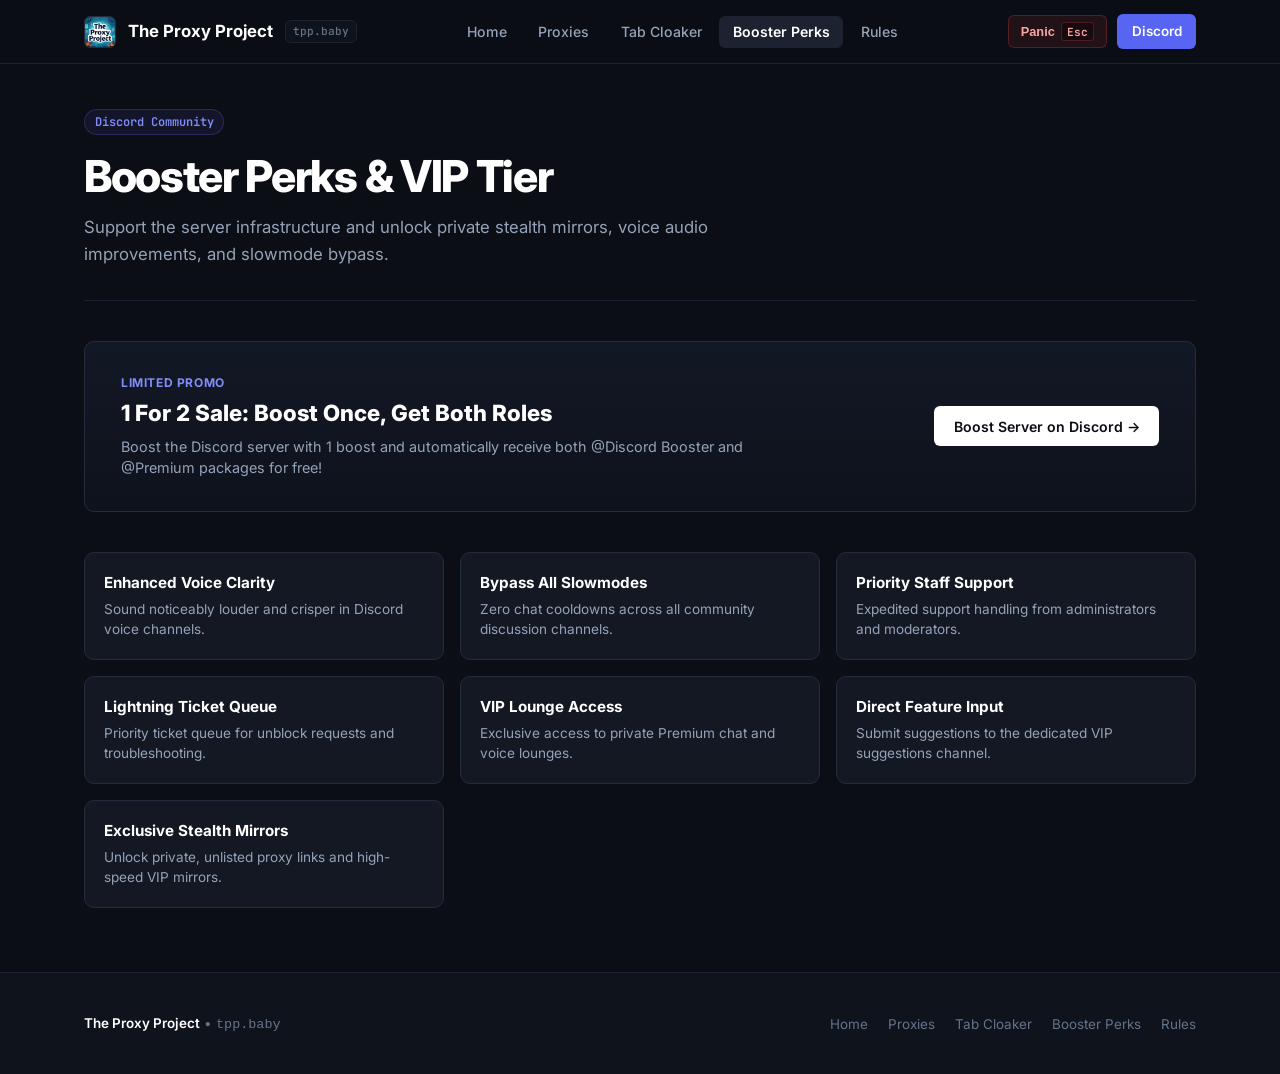
<file: premium.html>
<!DOCTYPE html>
<html lang="en">
<head>
  <meta charset="UTF-8">
  <meta name="viewport" content="width=device-width, initial-scale=1.0">

  <!-- Immediate Cloak Restoration to Prevent Title/Favicon Flash on Reload -->
  <script>
    (function() {
      try {
        var savedCloak = localStorage.getItem('tpp_cloak');
        if (savedCloak) {
          var cloak = JSON.parse(savedCloak);
          if (cloak && cloak.title) document.title = cloak.title;
          if (cloak && cloak.icon) {
            var applyIcon = function() {
              var links = document.querySelectorAll("link[rel*='icon'], link[rel='apple-touch-icon']");
              if (links.length > 0) {
                links.forEach(function(l) { l.href = cloak.icon; });
              } else {
                var l = document.createElement('link');
                l.rel = 'icon';
                l.href = cloak.icon;
                document.head.appendChild(l);
              }
            };
            if (document.readyState === 'loading') {
              document.addEventListener('DOMContentLoaded', applyIcon);
            } else {
              applyIcon();
            }
          }
        }
      } catch (e) {}
    })();
  </script>

  <title>Booster Perks | The Proxy Project</title>
  <meta name="description" content="Discord booster perks, 1-for-2 promotion, and VIP privileges.">
  <meta name="theme-color" content="#0b0e14">

  <!-- Favicons & App Manifest -->
  <link rel="icon" type="image/x-icon" href="favicon.ico">
  <link rel="icon" type="image/png" sizes="32x32" href="favicon-32x32.png">
  <link rel="apple-touch-icon" sizes="180x180" href="apple-touch-icon.png">
  <link rel="manifest" href="manifest.json">

  <!-- Fonts & Stylesheet -->
  <link rel="preconnect" href="https://fonts.googleapis.com">
  <link rel="preconnect" href="https://fonts.gstatic.com" crossorigin>
  <link href="https://fonts.googleapis.com/css2?family=Inter:wght@400;500;600;700;800&family=JetBrains+Mono:wght@400;500&display=swap" rel="stylesheet">
  <link rel="stylesheet" href="css/style.css">
</head>
<body>

  <!-- Navigation Header -->
  <header class="site-header">
    <div class="container header-inner">
      <a href="index.html" class="brand-wrapper">
        <img src="IMG_6171.webp" alt="TPP Logo" class="brand-logo">
        <span>The Proxy Project</span>
        <span class="brand-badge">tpp.baby</span>
      </a>

      <nav aria-label="Main Navigation">
        <ul class="nav-menu" id="nav-menu">
          <li><a href="index.html" class="nav-link">Home</a></li>
          <li><a href="proxies.html" class="nav-link">Proxies</a></li>
          <li><a href="cloaker.html" class="nav-link">Tab Cloaker</a></li>
          <li><a href="premium.html" class="nav-link active">Booster Perks</a></li>
          <li><a href="rules.html" class="nav-link">Rules</a></li>
        </ul>
      </nav>

      <div class="header-actions">
        <button class="btn-panic btn-panic-action" title="Quick disguise (Esc or ~)">
          <span>Panic</span>
          <kbd>Esc</kbd>
        </button>
        <a href="https://discord.gg/tpp" target="_blank" rel="noopener noreferrer" class="btn-discord">
          <span>Discord</span>
        </a>
        <button class="mobile-toggle" id="mobile-toggle" aria-label="Toggle Menu">☰</button>
      </div>
    </div>
  </header>

  <!-- Main Content -->
  <main class="container">

    <section class="page-hero compact">
      <span class="hero-tag">Discord Community</span>
      <h1 class="page-title">Booster Perks & VIP Tier</h1>
      <p class="page-subtitle">
        Support the server infrastructure and unlock private stealth mirrors, voice audio improvements, and slowmode bypass.
      </p>
    </section>

    <div class="content-section">
      <!-- 1 for 2 Sale Banner -->
      <div class="premium-hero-box">
        <div>
          <span style="font-size:0.75rem; font-weight:700; text-transform:uppercase; color:#818cf8; letter-spacing:0.05em; display:block; margin-bottom:0.25rem;">Limited Promo</span>
          <h2 style="font-size:1.4rem; font-weight:800; color:#fff; margin-bottom:0.4rem;">1 For 2 Sale: Boost Once, Get Both Roles</h2>
          <p style="font-size:0.9rem; color:var(--text-secondary); max-width:640px;">
            Boost the Discord server with 1 boost and automatically receive both @Discord Booster and @Premium packages for free!
          </p>
        </div>
        <a href="https://discord.gg/tpp" target="_blank" rel="noopener noreferrer" class="btn btn-primary">
          <span>Boost Server on Discord →</span>
        </a>
      </div>

      <!-- Perks Grid -->
      <div class="perks-list-grid" id="perks-grid">
        <!-- Rendered dynamically by js/app.js -->
      </div>
    </div>

  </main>

  <!-- Footer -->
  <footer class="site-footer">
    <div class="container footer-inner">
      <div>
        <span style="font-weight:600; color:#fff;">The Proxy Project</span> &bull; <code>tpp.baby</code>
      </div>
      <ul class="footer-nav">
        <li><a href="index.html">Home</a></li>
        <li><a href="proxies.html">Proxies</a></li>
        <li><a href="cloaker.html">Tab Cloaker</a></li>
        <li><a href="premium.html">Booster Perks</a></li>
        <li><a href="rules.html">Rules</a></li>
      </ul>
    </div>
  </footer>

  <div class="toast-container" id="toast-container"></div>
  <script src="js/app.js"></script>
</body>
</html>
</file>
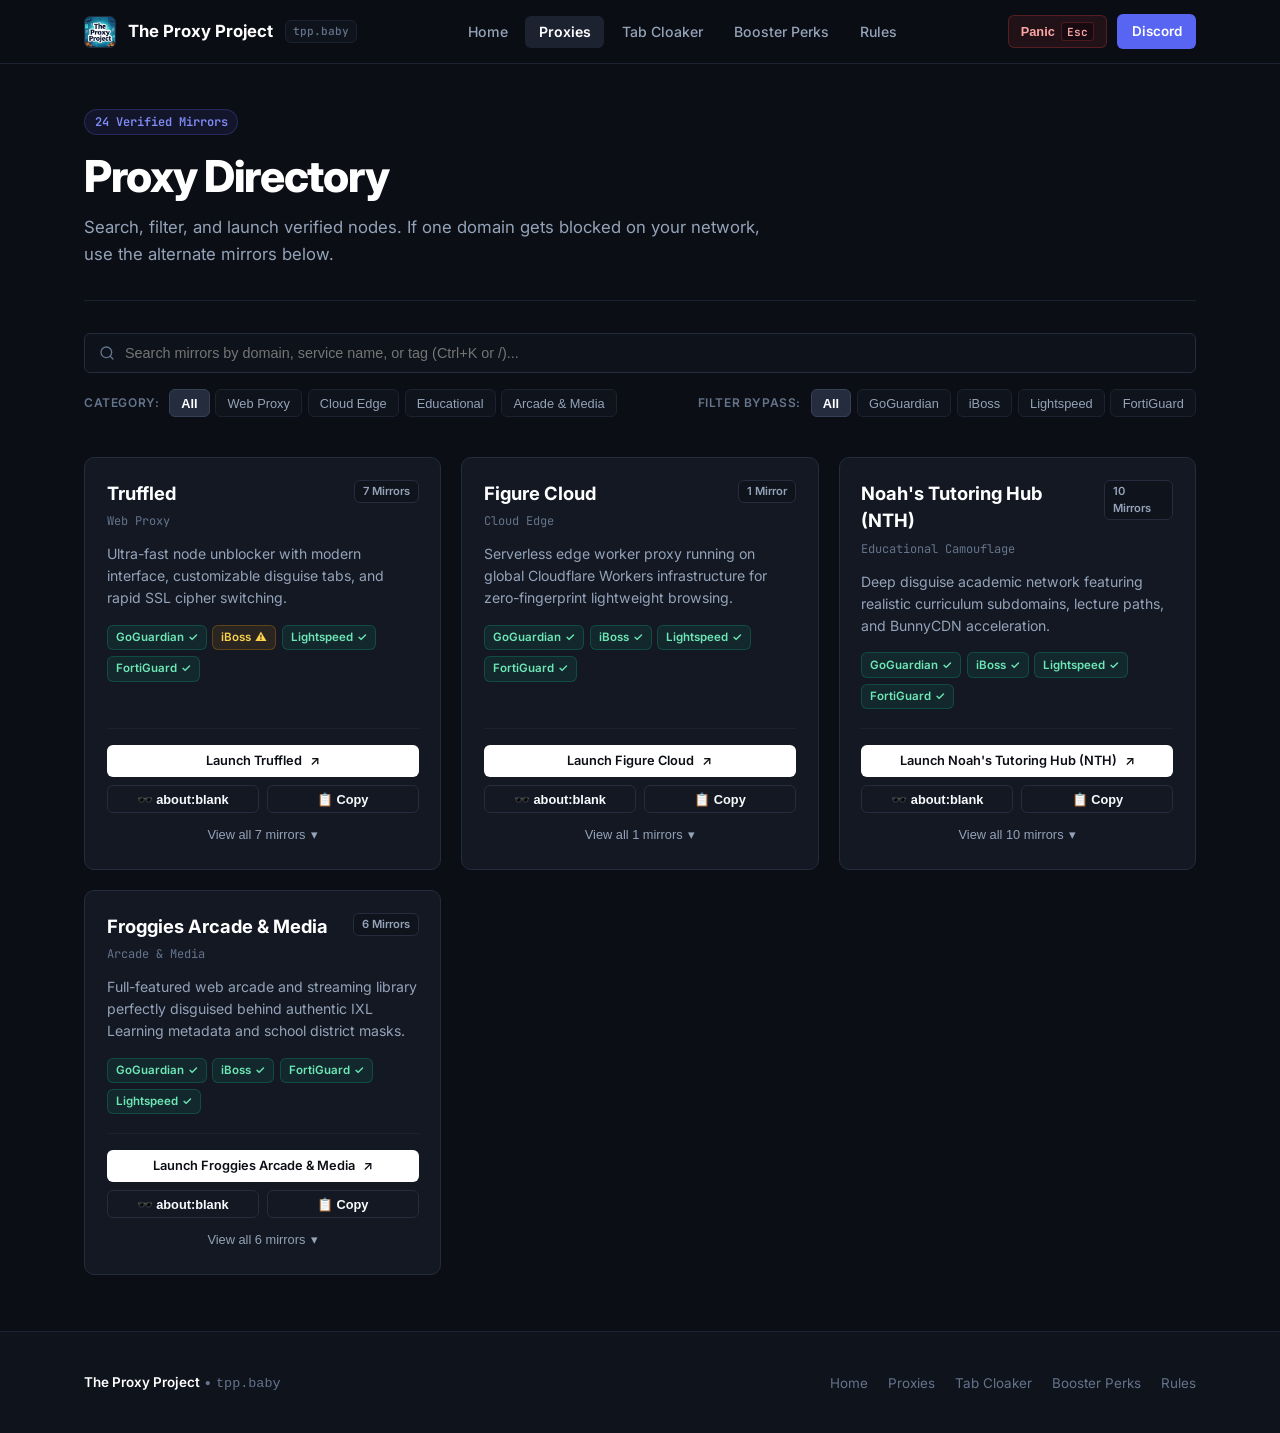
<file: proxies.html>
<!DOCTYPE html>
<html lang="en">
<head>
  <meta charset="UTF-8">
  <meta name="viewport" content="width=device-width, initial-scale=1.0">

  <!-- Immediate Cloak Restoration to Prevent Title/Favicon Flash on Reload -->
  <script>
    (function() {
      try {
        var savedCloak = localStorage.getItem('tpp_cloak');
        if (savedCloak) {
          var cloak = JSON.parse(savedCloak);
          if (cloak && cloak.title) document.title = cloak.title;
          if (cloak && cloak.icon) {
            var applyIcon = function() {
              var links = document.querySelectorAll("link[rel*='icon'], link[rel='apple-touch-icon']");
              if (links.length > 0) {
                links.forEach(function(l) { l.href = cloak.icon; });
              } else {
                var l = document.createElement('link');
                l.rel = 'icon';
                l.href = cloak.icon;
                document.head.appendChild(l);
              }
            };
            if (document.readyState === 'loading') {
              document.addEventListener('DOMContentLoaded', applyIcon);
            } else {
              applyIcon();
            }
          }
        }
      } catch (e) {}
    })();
  </script>

  <title>Proxy Directory | The Proxy Project</title>
  <meta name="description" content="Dedicated directory of tested proxy mirrors, Cloudflare workers, and academic camouflage subdomains.">
  <meta name="theme-color" content="#0b0e14">

  <!-- Favicons & App Manifest -->
  <link rel="icon" type="image/x-icon" href="favicon.ico">
  <link rel="icon" type="image/png" sizes="32x32" href="favicon-32x32.png">
  <link rel="apple-touch-icon" sizes="180x180" href="apple-touch-icon.png">
  <link rel="manifest" href="manifest.json">

  <!-- Fonts & Stylesheet -->
  <link rel="preconnect" href="https://fonts.googleapis.com">
  <link rel="preconnect" href="https://fonts.gstatic.com" crossorigin>
  <link href="https://fonts.googleapis.com/css2?family=Inter:wght@400;500;600;700;800&family=JetBrains+Mono:wght@400;500&display=swap" rel="stylesheet">
  <link rel="stylesheet" href="css/style.css">
</head>
<body>

  <!-- Navigation Header -->
  <header class="site-header">
    <div class="container header-inner">
      <a href="index.html" class="brand-wrapper">
        <img src="IMG_6171.webp" alt="TPP Logo" class="brand-logo">
        <span>The Proxy Project</span>
        <span class="brand-badge">tpp.baby</span>
      </a>

      <nav aria-label="Main Navigation">
        <ul class="nav-menu" id="nav-menu">
          <li><a href="index.html" class="nav-link">Home</a></li>
          <li><a href="proxies.html" class="nav-link active">Proxies</a></li>
          <li><a href="cloaker.html" class="nav-link">Tab Cloaker</a></li>
          <li><a href="premium.html" class="nav-link">Booster Perks</a></li>
          <li><a href="rules.html" class="nav-link">Rules</a></li>
        </ul>
      </nav>

      <div class="header-actions">
        <button class="btn-panic btn-panic-action" title="Quick disguise (Esc or ~)">
          <span>Panic</span>
          <kbd>Esc</kbd>
        </button>
        <a href="https://discord.gg/tpp" target="_blank" rel="noopener noreferrer" class="btn-discord">
          <span>Discord</span>
        </a>
        <button class="mobile-toggle" id="mobile-toggle" aria-label="Toggle Menu">☰</button>
      </div>
    </div>
  </header>

  <!-- Main Content -->
  <main class="container">
    <span id="proxies-page-indicator" style="display:none;"></span>

    <!-- Hero -->
    <section class="page-hero compact">
      <span class="hero-tag">24 Verified Mirrors</span>
      <h1 class="page-title">Proxy Directory</h1>
      <p class="page-subtitle">
        Search, filter, and launch verified nodes. If one domain gets blocked on your network, use the alternate mirrors below.
      </p>
    </section>

    <!-- Search & Filter Controls -->
    <section class="directory-controls">
      <div class="search-input-wrap">
        <svg viewBox="0 0 24 24" fill="none" stroke="currentColor" stroke-width="2" stroke-linecap="round" stroke-linejoin="round">
          <circle cx="11" cy="11" r="8"></circle>
          <line x1="21" y1="21" x2="16.65" y2="16.65"></line>
        </svg>
        <input type="text" id="search-input" class="search-input" placeholder="Search mirrors by domain, service name, or tag (Ctrl+K or /)...">
      </div>

      <div class="filter-pills-row">
        <div class="pill-group">
          <span class="pill-label">Category:</span>
          <button class="pill-btn active" data-category="all">All</button>
          <button class="pill-btn" data-category="web-proxy">Web Proxy</button>
          <button class="pill-btn" data-category="cloud-edge">Cloud Edge</button>
          <button class="pill-btn" data-category="educational-camouflage">Educational</button>
          <button class="pill-btn" data-category="arcade-&-media">Arcade & Media</button>
        </div>

        <div class="pill-group">
          <span class="pill-label">Filter Bypass:</span>
          <button class="pill-btn active" data-firewall="all">All</button>
          <button class="pill-btn" data-firewall="goguardian">GoGuardian</button>
          <button class="pill-btn" data-firewall="iboss">iBoss</button>
          <button class="pill-btn" data-firewall="lightspeed">Lightspeed</button>
          <button class="pill-btn" data-firewall="fortiguard">FortiGuard</button>
        </div>
      </div>
    </section>

    <!-- Proxies Grid -->
    <div class="proxies-grid" id="proxies-grid">
      <!-- Populated dynamically by js/app.js -->
    </div>

  </main>

  <!-- Footer -->
  <footer class="site-footer">
    <div class="container footer-inner">
      <div>
        <span style="font-weight:600; color:#fff;">The Proxy Project</span> &bull; <code>tpp.baby</code>
      </div>
      <ul class="footer-nav">
        <li><a href="index.html">Home</a></li>
        <li><a href="proxies.html">Proxies</a></li>
        <li><a href="cloaker.html">Tab Cloaker</a></li>
        <li><a href="premium.html">Booster Perks</a></li>
        <li><a href="rules.html">Rules</a></li>
      </ul>
    </div>
  </footer>

  <div class="toast-container" id="toast-container"></div>
  <script src="js/app.js"></script>
</body>
</html>
</file>
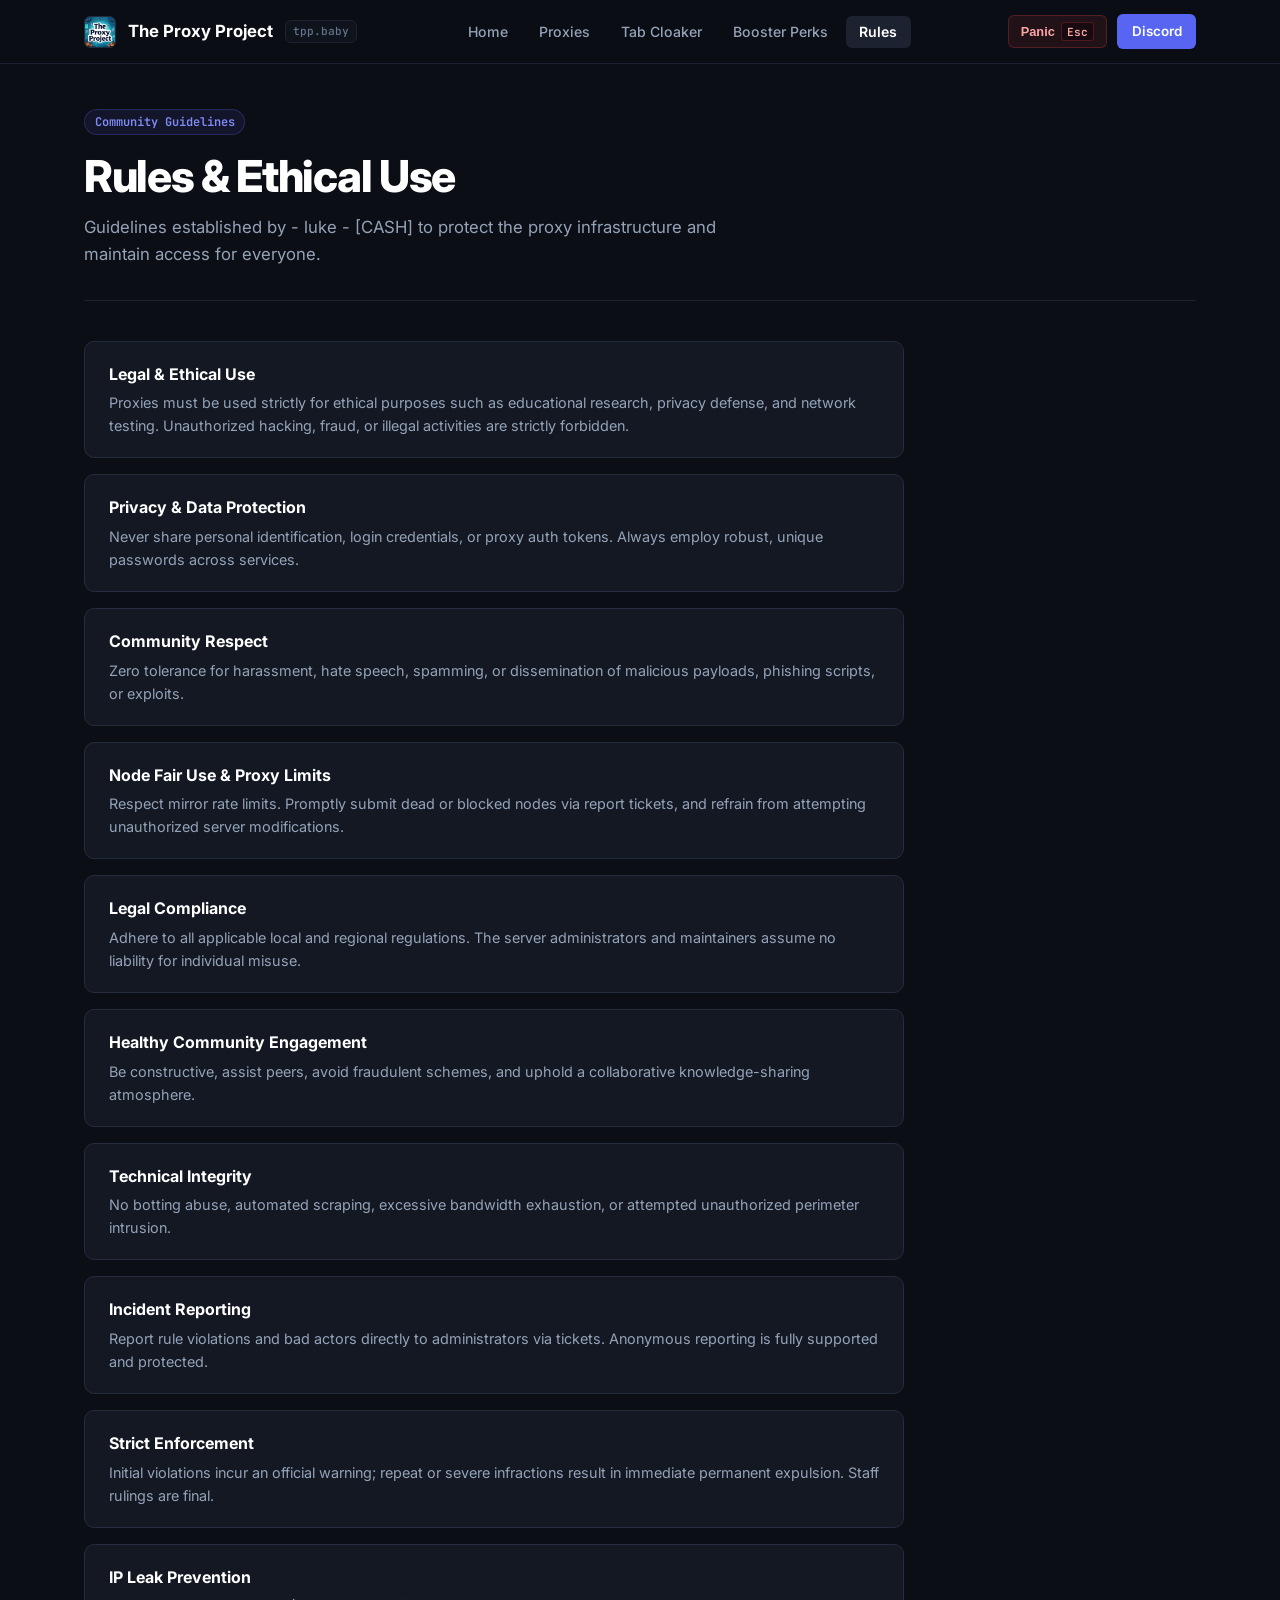
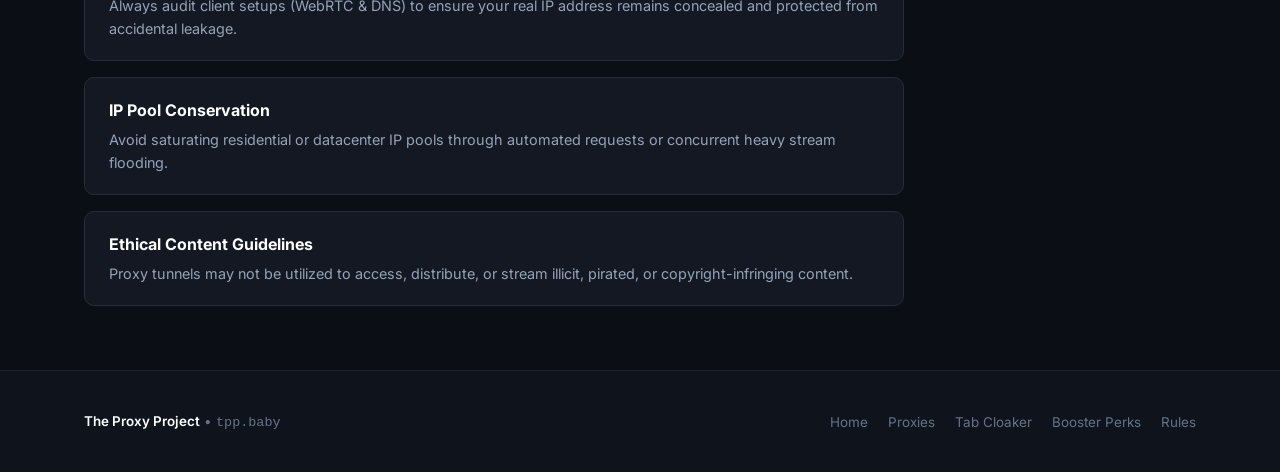
<file: rules.html>
<!DOCTYPE html>
<html lang="en">
<head>
  <meta charset="UTF-8">
  <meta name="viewport" content="width=device-width, initial-scale=1.0">

  <!-- Immediate Cloak Restoration to Prevent Title/Favicon Flash on Reload -->
  <script>
    (function() {
      try {
        var savedCloak = localStorage.getItem('tpp_cloak');
        if (savedCloak) {
          var cloak = JSON.parse(savedCloak);
          if (cloak && cloak.title) document.title = cloak.title;
          if (cloak && cloak.icon) {
            var applyIcon = function() {
              var links = document.querySelectorAll("link[rel*='icon'], link[rel='apple-touch-icon']");
              if (links.length > 0) {
                links.forEach(function(l) { l.href = cloak.icon; });
              } else {
                var l = document.createElement('link');
                l.rel = 'icon';
                l.href = cloak.icon;
                document.head.appendChild(l);
              }
            };
            if (document.readyState === 'loading') {
              document.addEventListener('DOMContentLoaded', applyIcon);
            } else {
              applyIcon();
            }
          }
        }
      } catch (e) {}
    })();
  </script>

  <title>Community Rules | The Proxy Project</title>
  <meta name="description" content="Community terms of use and ethical proxy guidelines.">
  <meta name="theme-color" content="#0b0e14">

  <!-- Favicons & App Manifest -->
  <link rel="icon" type="image/x-icon" href="favicon.ico">
  <link rel="icon" type="image/png" sizes="32x32" href="favicon-32x32.png">
  <link rel="apple-touch-icon" sizes="180x180" href="apple-touch-icon.png">
  <link rel="manifest" href="manifest.json">

  <!-- Fonts & Stylesheet -->
  <link rel="preconnect" href="https://fonts.googleapis.com">
  <link rel="preconnect" href="https://fonts.gstatic.com" crossorigin>
  <link href="https://fonts.googleapis.com/css2?family=Inter:wght@400;500;600;700;800&family=JetBrains+Mono:wght@400;500&display=swap" rel="stylesheet">
  <link rel="stylesheet" href="css/style.css">
</head>
<body>

  <!-- Navigation Header -->
  <header class="site-header">
    <div class="container header-inner">
      <a href="index.html" class="brand-wrapper">
        <img src="IMG_6171.webp" alt="TPP Logo" class="brand-logo">
        <span>The Proxy Project</span>
        <span class="brand-badge">tpp.baby</span>
      </a>

      <nav aria-label="Main Navigation">
        <ul class="nav-menu" id="nav-menu">
          <li><a href="index.html" class="nav-link">Home</a></li>
          <li><a href="proxies.html" class="nav-link">Proxies</a></li>
          <li><a href="cloaker.html" class="nav-link">Tab Cloaker</a></li>
          <li><a href="premium.html" class="nav-link">Booster Perks</a></li>
          <li><a href="rules.html" class="nav-link active">Rules</a></li>
        </ul>
      </nav>

      <div class="header-actions">
        <button class="btn-panic btn-panic-action" title="Quick disguise (Esc or ~)">
          <span>Panic</span>
          <kbd>Esc</kbd>
        </button>
        <a href="https://discord.gg/tpp" target="_blank" rel="noopener noreferrer" class="btn-discord">
          <span>Discord</span>
        </a>
        <button class="mobile-toggle" id="mobile-toggle" aria-label="Toggle Menu">☰</button>
      </div>
    </div>
  </header>

  <!-- Main Content -->
  <main class="container">

    <section class="page-hero compact">
      <span class="hero-tag">Community Guidelines</span>
      <h1 class="page-title">Rules & Ethical Use</h1>
      <p class="page-subtitle">
        Guidelines established by - luke - [CASH] to protect the proxy infrastructure and maintain access for everyone.
      </p>
    </section>

    <div class="content-section">
      <div class="rules-list" id="rules-list">
        <!-- Rendered dynamically from data/data.json -->
      </div>
    </div>

  </main>

  <!-- Footer -->
  <footer class="site-footer">
    <div class="container footer-inner">
      <div>
        <span style="font-weight:600; color:#fff;">The Proxy Project</span> &bull; <code>tpp.baby</code>
      </div>
      <ul class="footer-nav">
        <li><a href="index.html">Home</a></li>
        <li><a href="proxies.html">Proxies</a></li>
        <li><a href="cloaker.html">Tab Cloaker</a></li>
        <li><a href="premium.html">Booster Perks</a></li>
        <li><a href="rules.html">Rules</a></li>
      </ul>
    </div>
  </footer>

  <div class="toast-container" id="toast-container"></div>
  <script src="js/app.js"></script>
</body>
</html>
</file>
<file: css/style.css>
/* ==========================================================================
   THE PROXY PROJECT (TPP.BABY) - CLEAN MINIMALIST DESIGN SYSTEM
   Aesthetic: Linear / Discord / Vercel Sleek Dark Mode (Slate / Charcoal)
   ========================================================================== */

:root {
  /* Surface & Background */
  --bg-app: #0b0e14;
  --bg-subtle: #0f131c;
  --bg-card: #131823;
  --bg-card-hover: #171e2c;
  --bg-input: #0e121a;
  --bg-overlay: rgba(7, 9, 14, 0.85);

  /* Borders */
  --border-subtle: #1c2230;
  --border-default: #242c3d;
  --border-hover: #374258;
  --border-focus: #5865f2;

  /* Accent & Brand */
  --brand-blurple: #5865f2;
  --brand-blurple-hover: #4752c4;
  --accent-blue: #3b82f6;
  --accent-emerald: #10b981;
  --accent-amber: #f59e0b;
  --accent-rose: #ef4444;

  /* Typography Colors */
  --text-primary: #f8fafc;
  --text-secondary: #94a3b8;
  --text-muted: #64748b;
  --text-dim: #475569;

  /* Fonts */
  --font-sans: 'Inter', -apple-system, BlinkMacSystemFont, 'Segoe UI', Roboto, Helvetica, Arial, sans-serif;
  --font-mono: 'JetBrains Mono', 'Fira Code', 'Consolas', monospace;

  /* Layout */
  --max-width: 1160px;
  --header-height: 64px;
  --radius-sm: 6px;
  --radius-md: 10px;
  --radius-lg: 14px;
  --radius-full: 9999px;

  /* Transitions */
  --transition: 0.15s ease;
}

/* Base Reset */
*, *::before, *::after {
  box-sizing: border-box;
  margin: 0;
  padding: 0;
}

html {
  font-family: var(--font-sans);
  background-color: var(--bg-app);
  color: var(--text-primary);
  scroll-behavior: smooth;
  -webkit-font-smoothing: antialiased;
  -moz-osx-font-smoothing: grayscale;
}

body {
  min-height: 100vh;
  display: flex;
  flex-direction: column;
  line-height: 1.5;
  background-color: var(--bg-app);
}

.container {
  width: 100%;
  max-width: var(--max-width);
  margin-left: auto;
  margin-right: auto;
  padding-left: 1.5rem;
  padding-right: 1.5rem;
}

a {
  color: inherit;
  text-decoration: none;
  transition: color var(--transition);
}

/* ==========================================================================
   Header & Navigation
   ========================================================================== */
.site-header {
  position: sticky;
  top: 0;
  z-index: 100;
  height: var(--header-height);
  background: rgba(11, 14, 20, 0.92);
  backdrop-filter: blur(12px);
  -webkit-backdrop-filter: blur(12px);
  border-bottom: 1px solid var(--border-subtle);
}

.header-inner {
  display: flex;
  align-items: center;
  justify-content: space-between;
  height: 100%;
  gap: 1.25rem;
}

.brand-wrapper {
  display: flex;
  align-items: center;
  gap: 0.75rem;
  font-weight: 700;
  font-size: 1.05rem;
  color: #fff;
  flex-shrink: 0;
}

.brand-logo {
  width: 32px;
  height: 32px;
  border-radius: var(--radius-sm);
  object-fit: cover;
  border: 1px solid var(--border-default);
}

.brand-badge {
  font-family: var(--font-mono);
  font-size: 0.7rem;
  font-weight: 500;
  color: var(--text-muted);
  background: var(--bg-subtle);
  border: 1px solid var(--border-subtle);
  padding: 0.15rem 0.45rem;
  border-radius: var(--radius-sm);
}

.nav-menu {
  display: flex;
  align-items: center;
  gap: 0.25rem;
  list-style: none;
}

.nav-link {
  font-size: 0.88rem;
  font-weight: 500;
  color: var(--text-secondary);
  padding: 0.45rem 0.85rem;
  border-radius: var(--radius-sm);
  transition: all var(--transition);
}

.nav-link:hover {
  color: #fff;
  background: rgba(255, 255, 255, 0.05);
}

.nav-link.active {
  color: #fff;
  background: var(--border-subtle);
  font-weight: 600;
}

.header-actions {
  display: flex;
  align-items: center;
  gap: 0.65rem;
}

.btn-panic {
  display: inline-flex;
  align-items: center;
  gap: 0.4rem;
  background: rgba(239, 68, 68, 0.1);
  color: #fca5a5;
  border: 1px solid rgba(239, 68, 68, 0.25);
  padding: 0.4rem 0.75rem;
  border-radius: var(--radius-sm);
  font-size: 0.8rem;
  font-weight: 600;
  cursor: pointer;
  transition: all var(--transition);
}

.btn-panic:hover {
  background: rgba(239, 68, 68, 0.2);
  border-color: var(--accent-rose);
  color: #fff;
}

.btn-panic kbd {
  font-family: var(--font-mono);
  font-size: 0.7rem;
  background: rgba(0, 0, 0, 0.3);
  padding: 0.1rem 0.3rem;
  border-radius: 3px;
  border: 1px solid rgba(239, 68, 68, 0.25);
}

.btn-discord {
  display: inline-flex;
  align-items: center;
  gap: 0.45rem;
  background: var(--brand-blurple);
  color: #fff;
  padding: 0.45rem 0.9rem;
  border-radius: var(--radius-sm);
  font-size: 0.84rem;
  font-weight: 600;
  transition: background var(--transition);
}

.btn-discord:hover {
  background: var(--brand-blurple-hover);
  color: #fff;
}

.mobile-toggle {
  display: none;
  background: transparent;
  border: 1px solid var(--border-default);
  color: var(--text-secondary);
  padding: 0.4rem;
  border-radius: var(--radius-sm);
  cursor: pointer;
}

/* ==========================================================================
   Page Headers & Hero (Linear Style)
   ========================================================================== */
.page-hero {
  padding: 4rem 0 2.5rem;
  border-bottom: 1px solid var(--border-subtle);
}

.page-hero.compact {
  padding: 2.75rem 0 2rem;
}

.hero-tag {
  display: inline-block;
  font-family: var(--font-mono);
  font-size: 0.75rem;
  font-weight: 600;
  color: #818cf8;
  background: rgba(99, 102, 241, 0.1);
  border: 1px solid rgba(99, 102, 241, 0.25);
  padding: 0.2rem 0.6rem;
  border-radius: var(--radius-full);
  margin-bottom: 1rem;
}

.page-title {
  font-size: clamp(2rem, 4vw, 2.75rem);
  font-weight: 800;
  letter-spacing: -0.03em;
  color: #fff;
  line-height: 1.15;
  margin-bottom: 0.75rem;
}

.page-subtitle {
  font-size: 1.05rem;
  color: var(--text-secondary);
  max-width: 680px;
  line-height: 1.6;
}

/* Quick Bar / Buttons */
.btn {
  display: inline-flex;
  align-items: center;
  justify-content: center;
  gap: 0.5rem;
  font-size: 0.88rem;
  font-weight: 600;
  padding: 0.55rem 1.15rem;
  border-radius: var(--radius-sm);
  border: 1px solid transparent;
  cursor: pointer;
  transition: all var(--transition);
}

.btn-primary {
  background: #ffffff;
  color: #0b0e14;
}

.btn-primary:hover {
  background: #e2e8f0;
}

.btn-secondary {
  background: var(--bg-card);
  color: var(--text-primary);
  border-color: var(--border-default);
}

.btn-secondary:hover {
  background: var(--bg-card-hover);
  border-color: var(--border-hover);
  color: #fff;
}

.btn-sm {
  font-size: 0.8rem;
  padding: 0.35rem 0.75rem;
}

/* ==========================================================================
   Tab Cloaker Component (Persistent Disguise Bar)
   ========================================================================== */
.cloaker-bar-widget {
  background: var(--bg-card);
  border: 1px solid var(--border-default);
  border-radius: var(--radius-md);
  padding: 1.25rem 1.5rem;
  margin: 2rem 0;
}

.cloaker-bar-top {
  display: flex;
  align-items: center;
  justify-content: space-between;
  flex-wrap: wrap;
  gap: 0.75rem;
  margin-bottom: 1rem;
}

.cloaker-bar-title {
  font-size: 0.95rem;
  font-weight: 700;
  color: #fff;
  display: flex;
  align-items: center;
  gap: 0.5rem;
}

.preset-chip-row {
  display: flex;
  align-items: center;
  flex-wrap: wrap;
  gap: 0.45rem;
}

.preset-chip {
  display: inline-flex;
  align-items: center;
  gap: 0.4rem;
  background: var(--bg-subtle);
  border: 1px solid var(--border-default);
  color: var(--text-secondary);
  padding: 0.35rem 0.7rem;
  border-radius: var(--radius-sm);
  font-size: 0.8rem;
  font-weight: 500;
  cursor: pointer;
  transition: all var(--transition);
}

.preset-chip img {
  width: 14px;
  height: 14px;
  border-radius: 2px;
}

.preset-chip:hover {
  background: var(--bg-card-hover);
  border-color: var(--border-hover);
  color: #fff;
}

.preset-chip.active {
  background: rgba(88, 101, 242, 0.15);
  border-color: var(--brand-blurple);
  color: #fff;
  font-weight: 600;
}

.cloak-status-note {
  font-size: 0.78rem;
  color: #818cf8;
  margin-top: 0.65rem;
  display: flex;
  align-items: center;
  gap: 0.35rem;
}

.pulse-dot {
  width: 6px;
  height: 6px;
  border-radius: 50%;
  background: var(--accent-emerald);
  display: inline-block;
}

/* ==========================================================================
   Directory Search & Filter Controls (proxies.html & index.html)
   ========================================================================== */
.directory-controls {
  display: flex;
  flex-direction: column;
  gap: 1rem;
  margin: 2rem 0 2.5rem;
}

.search-input-wrap {
  position: relative;
  width: 100%;
}

.search-input-wrap svg {
  position: absolute;
  left: 0.95rem;
  top: 50%;
  transform: translateY(-50%);
  color: var(--text-muted);
  width: 16px;
  height: 16px;
}

.search-input {
  width: 100%;
  background: var(--bg-input);
  border: 1px solid var(--border-default);
  border-radius: var(--radius-sm);
  padding: 0.7rem 1rem 0.7rem 2.5rem;
  color: #fff;
  font-size: 0.9rem;
  outline: none;
  transition: border-color var(--transition);
}

.search-input:focus {
  border-color: var(--border-focus);
}

.filter-pills-row {
  display: flex;
  align-items: center;
  justify-content: space-between;
  flex-wrap: wrap;
  gap: 0.75rem;
}

.pill-group {
  display: flex;
  align-items: center;
  flex-wrap: wrap;
  gap: 0.35rem;
}

.pill-label {
  font-size: 0.75rem;
  font-weight: 600;
  text-transform: uppercase;
  letter-spacing: 0.05em;
  color: var(--text-muted);
  margin-right: 0.25rem;
}

.pill-btn {
  background: var(--bg-subtle);
  border: 1px solid var(--border-subtle);
  color: var(--text-secondary);
  padding: 0.35rem 0.7rem;
  border-radius: var(--radius-sm);
  font-size: 0.8rem;
  font-weight: 500;
  cursor: pointer;
  transition: all var(--transition);
}

.pill-btn:hover {
  background: var(--bg-card);
  color: #fff;
  border-color: var(--border-default);
}

.pill-btn.active {
  background: var(--border-default);
  color: #fff;
  font-weight: 600;
  border-color: var(--border-hover);
}

/* ==========================================================================
   Proxy Cards & Directory Grid
   ========================================================================== */
.proxies-grid {
  display: grid;
  grid-template-columns: repeat(auto-fill, minmax(340px, 1fr));
  gap: 1.25rem;
  margin-bottom: 3.5rem;
}

.proxy-card {
  background: var(--bg-card);
  border: 1px solid var(--border-default);
  border-radius: var(--radius-md);
  padding: 1.35rem;
  display: flex;
  flex-direction: column;
  transition: border-color var(--transition), transform var(--transition);
}

.proxy-card:hover {
  border-color: var(--border-hover);
}

.card-top {
  display: flex;
  align-items: flex-start;
  justify-content: space-between;
  gap: 0.75rem;
  margin-bottom: 0.75rem;
}

.card-title {
  font-size: 1.15rem;
  font-weight: 700;
  color: #fff;
}

.card-category {
  font-size: 0.75rem;
  color: var(--text-muted);
  font-family: var(--font-mono);
}

.category-tag {
  font-size: 0.7rem;
  font-weight: 600;
  padding: 0.15rem 0.5rem;
  border-radius: var(--radius-sm);
  background: var(--bg-subtle);
  border: 1px solid var(--border-default);
  color: var(--text-secondary);
}

.card-desc {
  font-size: 0.88rem;
  color: var(--text-secondary);
  line-height: 1.55;
  margin-bottom: 1rem;
}

/* Firewall Tags */
.firewall-tags-wrap {
  display: flex;
  flex-wrap: wrap;
  gap: 0.35rem;
  margin-bottom: 1.15rem;
}

.fw-tag {
  display: inline-flex;
  align-items: center;
  gap: 0.25rem;
  font-size: 0.72rem;
  font-weight: 600;
  padding: 0.2rem 0.5rem;
  border-radius: var(--radius-sm);
}

.fw-tag.status-working {
  background: rgba(16, 185, 129, 0.1);
  color: #6ee7b7;
  border: 1px solid rgba(16, 185, 129, 0.25);
}

.fw-tag.status-warning {
  background: rgba(245, 158, 11, 0.1);
  color: #fcd34d;
  border: 1px solid rgba(245, 158, 11, 0.25);
}

.fw-tag.status-blocked {
  background: rgba(239, 68, 68, 0.1);
  color: #fca5a5;
  border: 1px solid rgba(239, 68, 68, 0.25);
}

/* Card Actions */
.card-actions-row {
  display: grid;
  grid-template-columns: 1fr 1fr;
  gap: 0.5rem;
  margin-top: auto;
  padding-top: 1rem;
  border-top: 1px solid var(--border-subtle);
}

.card-actions-row .btn-primary {
  grid-column: span 2;
}

/* Collapsible Mirrors Table */
.mirrors-drawer-btn {
  grid-column: span 2;
  background: transparent;
  border: none;
  color: var(--text-secondary);
  font-size: 0.8rem;
  font-weight: 500;
  padding: 0.35rem 0;
  cursor: pointer;
  display: flex;
  align-items: center;
  justify-content: center;
  gap: 0.35rem;
}

.mirrors-drawer-btn:hover {
  color: #fff;
}

.mirrors-list {
  grid-column: span 2;
  display: none;
  flex-direction: column;
  gap: 0.4rem;
  margin-top: 0.5rem;
  padding-top: 0.5rem;
  border-top: 1px solid var(--border-subtle);
  max-height: 240px;
  overflow-y: auto;
}

.mirrors-list.open {
  display: flex;
}

.mirror-item {
  display: flex;
  align-items: center;
  justify-content: space-between;
  gap: 0.5rem;
  background: var(--bg-subtle);
  border: 1px solid var(--border-subtle);
  padding: 0.45rem 0.65rem;
  border-radius: var(--radius-sm);
  font-size: 0.8rem;
}

.mirror-item-url {
  font-family: var(--font-mono);
  font-size: 0.76rem;
  color: #93c5fd;
  white-space: nowrap;
  overflow: hidden;
  text-overflow: ellipsis;
  flex: 1;
}

.mirror-item-actions {
  display: flex;
  align-items: center;
  gap: 0.3rem;
}

.btn-tiny {
  background: var(--bg-card);
  border: 1px solid var(--border-default);
  color: var(--text-secondary);
  padding: 0.2rem 0.45rem;
  border-radius: 3px;
  font-size: 0.72rem;
  cursor: pointer;
}

.btn-tiny:hover {
  background: var(--bg-card-hover);
  color: #fff;
  border-color: var(--border-hover);
}

/* ==========================================================================
   Clean Content Layouts (Rules, Premium, Cloaker pages)
   ========================================================================== */
.content-section {
  padding: 2.5rem 0 4rem;
}

.rules-list {
  display: flex;
  flex-direction: column;
  gap: 1rem;
  max-width: 820px;
}

.rule-row {
  background: var(--bg-card);
  border: 1px solid var(--border-default);
  border-radius: var(--radius-md);
  padding: 1.25rem 1.5rem;
}

.rule-header {
  font-size: 1rem;
  font-weight: 700;
  color: #fff;
  margin-bottom: 0.35rem;
  display: flex;
  align-items: center;
  gap: 0.5rem;
}

.rule-desc {
  font-size: 0.9rem;
  color: var(--text-secondary);
  line-height: 1.6;
}

/* Booster / Premium Tier */
.premium-hero-box {
  background: linear-gradient(180deg, #131826 0%, #0e121b 100%);
  border: 1px solid var(--border-default);
  border-radius: var(--radius-md);
  padding: 2rem 2.25rem;
  margin-bottom: 2.5rem;
  display: flex;
  align-items: center;
  justify-content: space-between;
  flex-wrap: wrap;
  gap: 1.5rem;
}

.perks-list-grid {
  display: grid;
  grid-template-columns: repeat(auto-fill, minmax(280px, 1fr));
  gap: 1rem;
}

.perk-box {
  background: var(--bg-card);
  border: 1px solid var(--border-default);
  border-radius: var(--radius-md);
  padding: 1.2rem;
}

.perk-name {
  font-size: 0.95rem;
  font-weight: 700;
  color: #fff;
  margin-bottom: 0.25rem;
}

.perk-text {
  font-size: 0.85rem;
  color: var(--text-secondary);
}

/* Cloaker Studio Page */
.cloaker-studio-grid {
  display: grid;
  grid-template-columns: 1.2fr 1fr;
  gap: 2rem;
  align-items: start;
}

.studio-panel {
  background: var(--bg-card);
  border: 1px solid var(--border-default);
  border-radius: var(--radius-md);
  padding: 1.5rem;
}

.panel-heading {
  font-size: 1.1rem;
  font-weight: 700;
  color: #fff;
  margin-bottom: 0.5rem;
}

.panel-subtext {
  font-size: 0.86rem;
  color: var(--text-secondary);
  margin-bottom: 1.25rem;
}

.form-group {
  display: flex;
  flex-direction: column;
  gap: 0.4rem;
  margin-bottom: 1rem;
}

.form-label {
  font-size: 0.78rem;
  font-weight: 600;
  color: var(--text-muted);
  text-transform: uppercase;
}

.form-input {
  background: var(--bg-input);
  border: 1px solid var(--border-default);
  border-radius: var(--radius-sm);
  padding: 0.65rem 0.85rem;
  color: #fff;
  font-size: 0.88rem;
  outline: none;
}

.form-input:focus {
  border-color: var(--border-focus);
}

/* ==========================================================================
   Footer
   ========================================================================== */
.site-footer {
  margin-top: auto;
  border-top: 1px solid var(--border-subtle);
  background: var(--bg-subtle);
  padding: 2.5rem 0;
  font-size: 0.84rem;
  color: var(--text-muted);
}

.footer-inner {
  display: flex;
  align-items: center;
  justify-content: space-between;
  flex-wrap: wrap;
  gap: 1.25rem;
}

.footer-nav {
  display: flex;
  align-items: center;
  gap: 1.25rem;
  list-style: none;
}

.footer-nav a:hover {
  color: #fff;
}

/* ==========================================================================
   Modals & Toasts
   ========================================================================== */
.modal-overlay {
  position: fixed;
  inset: 0;
  background: var(--bg-overlay);
  backdrop-filter: blur(8px);
  z-index: 1000;
  display: none;
  align-items: center;
  justify-content: center;
  padding: 1.5rem;
}

.modal-overlay.active {
  display: flex;
}

.modal-card {
  background: var(--bg-card);
  border: 1px solid var(--border-default);
  border-radius: var(--radius-md);
  width: 100%;
  max-width: 460px;
  padding: 1.5rem;
}

.modal-header {
  display: flex;
  align-items: center;
  justify-content: space-between;
  margin-bottom: 1rem;
}

.modal-title {
  font-size: 1.05rem;
  font-weight: 700;
  color: #fff;
}

.modal-close {
  background: transparent;
  border: none;
  color: var(--text-muted);
  font-size: 1.2rem;
  cursor: pointer;
}

.modal-close:hover {
  color: #fff;
}

.toast-container {
  position: fixed;
  bottom: 1.5rem;
  right: 1.5rem;
  z-index: 9999;
  display: flex;
  flex-direction: column;
  gap: 0.5rem;
  pointer-events: none;
}

.toast {
  background: #1e2638;
  border: 1px solid var(--border-default);
  border-radius: var(--radius-sm);
  padding: 0.65rem 1rem;
  color: #fff;
  font-size: 0.85rem;
  font-weight: 500;
  box-shadow: 0 4px 16px rgba(0, 0, 0, 0.4);
  pointer-events: auto;
  transition: opacity 0.2s;
}

/* Responsive */
@media (max-width: 768px) {
  .nav-menu {
    display: none;
  }
  .nav-menu.mobile-open {
    display: flex;
    flex-direction: column;
    position: absolute;
    top: var(--header-height);
    left: 0;
    right: 0;
    background: var(--bg-app);
    border-bottom: 1px solid var(--border-default);
    padding: 1rem;
    gap: 0.5rem;
  }
  .mobile-toggle {
    display: block;
  }
  .cloaker-studio-grid {
    grid-template-columns: 1fr;
  }
  .footer-inner {
    flex-direction: column;
    align-items: flex-start;
  }
}
</file>
